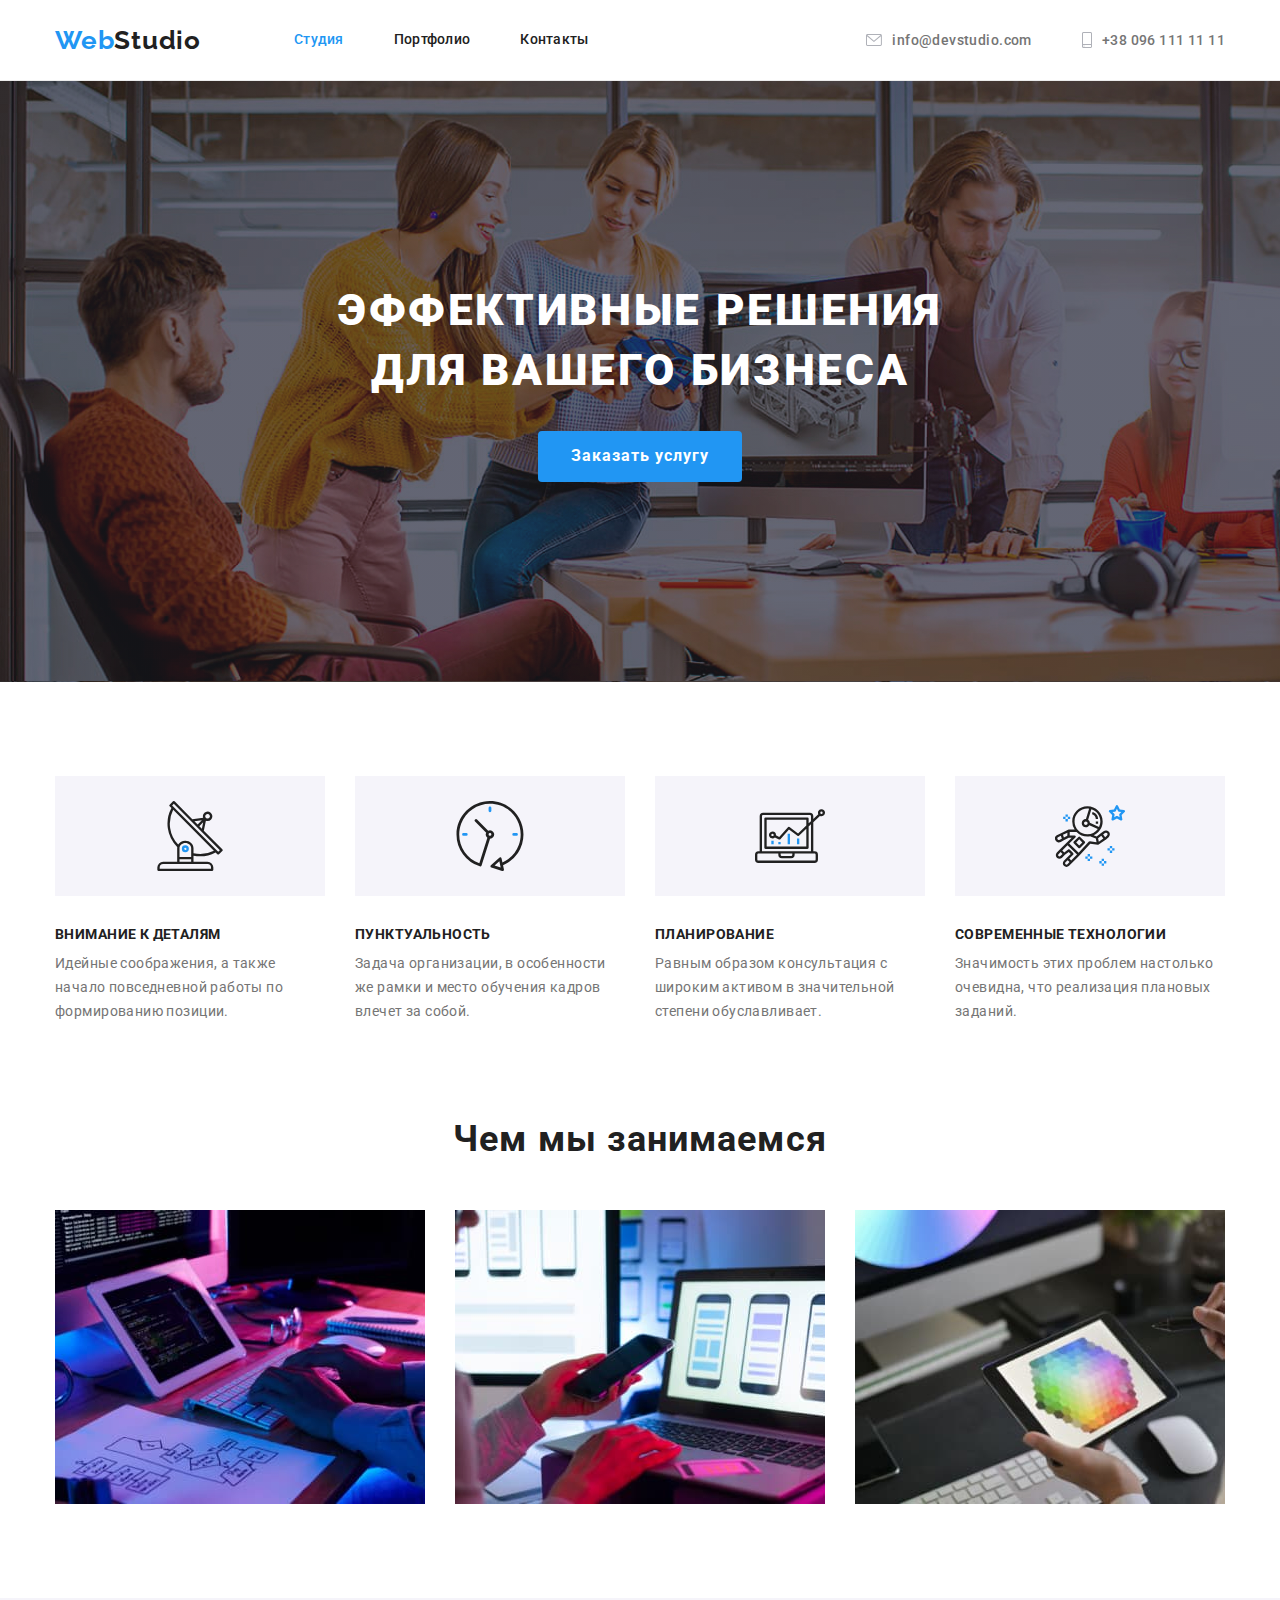
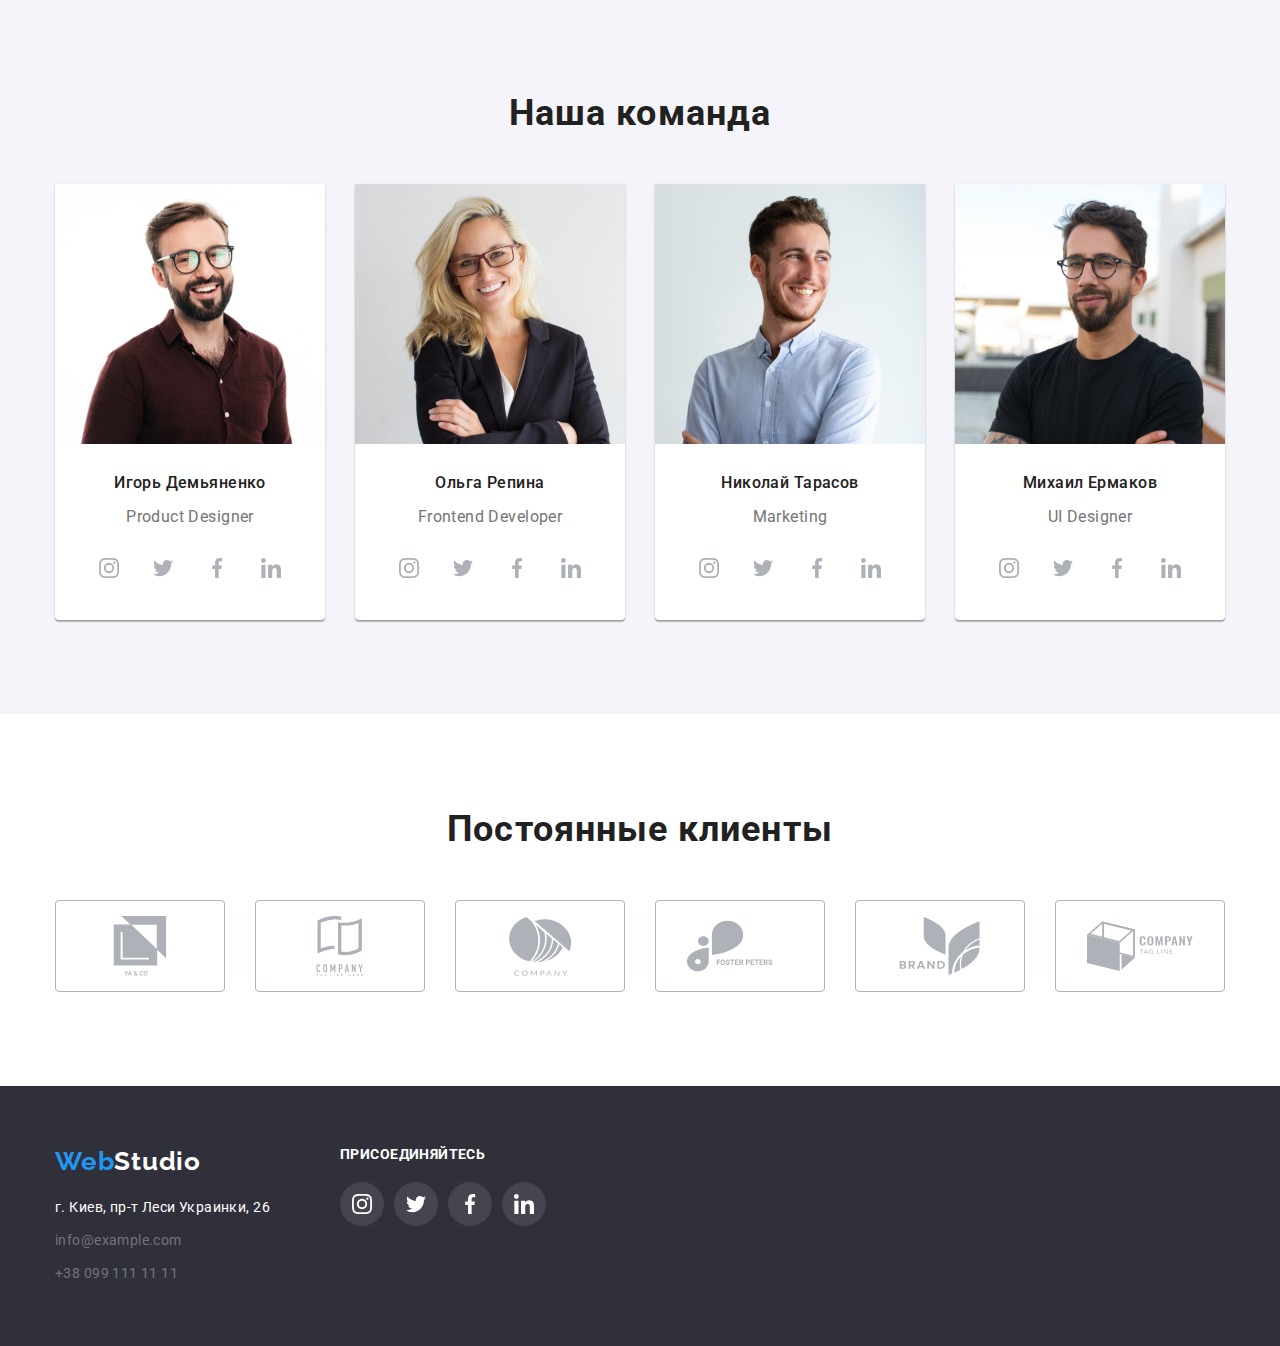
<file: index.html>
<!DOCTYPE html>
<html lang="ru">
  <head>
    <meta charset="UTF-8" />
    <meta http-equiv="X-UA-Compatible" content="IE=edge" />
    <meta name="viewport" content="width=device-width, initial-scale=1.0" />
    <!--==================== GOOGLE FONTS ====================-->
    <link rel="preconnect" href="https://fonts.googleapis.com" />
    <link rel="preconnect" href="https://fonts.gstatic.com" crossorigin />
    <link
      href="https://fonts.googleapis.com/css2?family=Raleway:wght@700&family=Roboto:ital,wght@0,500;0,700;0,900;1,400&display=swap"
      rel="stylesheet"
    />
    <link
      rel="stylesheet"
      href="https://cdnjs.cloudflare.com/ajax/libs/modern-normalize/1.1.0/modern-normalize.min.css"
    />
    <link rel="stylesheet" href="./css/styles.css" />
    <title>Main page</title>
  </head>
  <body>
    <!--==================== HEADER ====================-->

    <header class="header">
      <div class="container container-flex">
        <nav class="navigation">
          <a class="link logo logo-main" href="./index.html"
            ><span class="logo-accent">Web</span>Studio</a
          >
          <ul class="menu ul-reset">
            <li class="list-item menu-item">
              <a href="#" class="link menu-item-link active-link">Студия</a>
            </li>
            <li class="list-item menu-item">
              <a href="./portfolio.html" class="link menu-item-link">Портфолио</a>
            </li>
            <li class="list-item menu-item">
              <a href="#" class="link menu-item-link">Контакты</a>
            </li>
          </ul>
        </nav>
        <ul class="contacts-header ul-reset">
          <li class="list-item contacts-header-item">
            <a href="#" class="link contacts-header-link">
              <svg class="contacts-header-svg icon-envelope">
                <use href="./images/sprite.svg#icon-envelope"></use>
              </svg>
              <span>info@devstudio.com</span>
            </a>
          </li>
          <li class="list-item contacts-header-item">
            <a href="#" class="link contacts-header-link">
              <svg class="contacts-header-svg icon-smartphone">
                <use href="./images/sprite.svg#icon-smartphone"></use>
              </svg>
              <span>+38 096 111 11 11</span>
            </a>
          </li>
        </ul>
      </div>
    </header>

    <main>
      <!--==================== HERO ====================-->

      <section class="hero">
        <div class="container">
          <h1 class="hero-title">Эффективные решения для вашего бизнеса</h1>
          <button type="button" class="btn hero-btn">Заказать услугу</button>
        </div>
      </section>

      <!--==================== ADVANTAGES ====================-->

      <section class="section advantages">
        <div class="container">
          <h2 class="section-header visually-hidden">Наши преимущества</h2>
          <ul class="ul-reset advantages-list">
            <li class="advantages-item list-item attention-to-details">
              <div class="advantages-svg-container">
                <svg class="advantages-svg-icons">
                  <use href="./images/sprite.svg#icon-antenna"></use>
                </svg>
              </div>
              <h3 class="advantages-header">Внимание к деталям</h3>
              <p class="advantages-text-content">
                Идейные соображения, а также начало повседневной работы по формированию позиции.
              </p>
            </li>
            <li class="advantages-item list-item punctuality">
              <div class="advantages-svg-container">
                <svg class="advantages-svg-icons">
                  <use href="./images/sprite.svg#icon-clock"></use>
                </svg>
              </div>
              <h3 class="advantages-header">Пунктуальность</h3>
              <p class="advantages-text-content">
                Задача организации, в особенности же рамки и место обучения кадров влечет за собой.
              </p>
            </li>
            <li class="advantages-item list-item planning">
              <div class="advantages-svg-container">
                <svg class="advantages-svg-icons">
                  <use href="./images/sprite.svg#icon-diagram"></use>
                </svg>
              </div>
              <h3 class="advantages-header">Планирование</h3>
              <p class="advantages-text-content">
                Равным образом консультация с широким активом в значительной степени обуславливает.
              </p>
            </li>
            <li class="advantages-item list-item modern-technology">
              <div class="advantages-svg-container">
                <svg class="advantages-svg-icons attention-to-details-icon">
                  <use href="./images/sprite.svg#icon-astronaut"></use>
                </svg>
              </div>
              <h3 class="advantages-header">Современные технологии</h3>
              <p class="advantages-text-content">
                Значимость этих проблем настолько очевидна, что реализация плановых заданий.
              </p>
            </li>
          </ul>
        </div>
      </section>

      <!--==================== TASKS ====================-->

      <section class="section">
        <div class="container">
          <h2 class="section-header tasks-header">Чем мы занимаемся</h2>
          <ul class="ul-reset tasks-list">
            <li class="list-item tasks-item">
              <img
                src="./images/developer_works.jpg"
                width="370"
                height="294"
                alt="Программист работает за своим компьютером"
              />
            </li>
            <li class="list-item tasks-item">
              <img
                src="./images/designer_develops_design_for_smartphones.jpg"
                width="370"
                height="294"
                alt="Веб-дизайнер разрабатывает дизайн приложения для смартфона"
              />
            </li>
            <li class="list-item tasks-item">
              <img
                src="./images/designer_selects_colors.jpg"
                width="370"
                height="294"
                alt="Веб-дизайнер выбирает рабочие цвета"
              />
            </li>
          </ul>
        </div>
      </section>

      <!--==================== OUR TEAM ====================-->

      <section class="section team">
        <div class="container">
          <h2 class="section-header">Наша команда</h2>
          <ul class="ul-reset team-container">
            <li class="list-item team-card">
              <img
                src="./images/our_team_demyanenko.jpg"
                class="team-portrait"
                width="270"
                height="260"
                alt="Игорь Демьяненко, продакт дизайнер"
              />
              <div class="team-member-info">
                <h3 class="team-member-name">Игорь Демьяненко</h3>
                <p class="team-member-occupation">Product Designer</p>
                <ul class="ul-reset team-member-social">
                  <li class="list-item">
                    <a href="https://www.instagram.com" class="link team-member-social-item">
                      <svg class="social-media-icon">
                        <use href="./images/sprite.svg#icon-instagram"></use>
                      </svg>
                    </a>
                  </li>
                  <li class="list-item">
                    <a href="https://twitter.com/" class="link team-member-social-item">
                      <svg class="social-media-icon">
                        <use
                          href="./images/sprite.svg#icon-twitter"
                          class="link team-member-social-item"
                        ></use>
                      </svg>
                    </a>
                  </li>
                  <li class="list-item">
                    <a href="https://www.facebook.com/" class="link team-member-social-item">
                      <svg class="social-media-icon">
                        <use
                          href="./images/sprite.svg#icon-facebook"
                          class="link team-member-social-item"
                        ></use>
                      </svg>
                    </a>
                  </li>
                  <li class="list-item">
                    <a
                      href="https://www.linkedin.com/login/no"
                      class="link team-member-social-item"
                    >
                      <svg class="social-media-icon">
                        <use
                          href="./images/sprite.svg#icon-linkedin"
                          class="link team-member-social-item"
                        ></use>
                      </svg>
                    </a>
                  </li>
                </ul>
              </div>
            </li>
            <li class="list-item team-card">
              <img
                src="./images/our_team_repina.jpg"
                class="team-portrait"
                width="270"
                height="260"
                alt="Ольга Репина, фронт-энд разработчик"
              />
              <div class="team-member-info">
                <h3 class="team-member-name">Ольга Репина</h3>
                <p class="team-member-occupation">Frontend Developer</p>
                <ul class="ul-reset team-member-social">
                  <li class="list-item">
                    <a href="https://www.instagram.com" class="link team-member-social-item">
                      <svg class="social-media-icon">
                        <use href="./images/sprite.svg#icon-instagram"></use>
                      </svg>
                    </a>
                  </li>
                  <li class="list-item">
                    <a href="https://twitter.com/" class="link team-member-social-item">
                      <svg class="social-media-icon">
                        <use
                          href="./images/sprite.svg#icon-twitter"
                          class="link team-member-social-item"
                        ></use>
                      </svg>
                    </a>
                  </li>
                  <li class="list-item">
                    <a href="https://www.facebook.com/" class="link team-member-social-item">
                      <svg class="social-media-icon">
                        <use
                          href="./images/sprite.svg#icon-facebook"
                          class="link team-member-social-item"
                        ></use>
                      </svg>
                    </a>
                  </li>
                  <li class="list-item">
                    <a
                      href="https://www.linkedin.com/login/no"
                      class="link team-member-social-item"
                    >
                      <svg class="social-media-icon">
                        <use
                          href="./images/sprite.svg#icon-linkedin"
                          class="link team-member-social-item"
                        ></use>
                      </svg>
                    </a>
                  </li>
                </ul>
              </div>
            </li>
            <li class="list-item team-card">
              <img
                src="./images/our_team_tarasov.jpg"
                class="team-portrait"
                width="270"
                height="260"
                alt="Николай Тарасов, маркетинг"
              />
              <div class="team-member-info">
                <h3 class="team-member-name">Николай Тарасов</h3>
                <p class="team-member-occupation">Marketing</p>
                <ul class="ul-reset team-member-social">
                  <li class="list-item">
                    <a href="https://www.instagram.com" class="link team-member-social-item">
                      <svg class="social-media-icon">
                        <use href="./images/sprite.svg#icon-instagram"></use>
                      </svg>
                    </a>
                  </li>
                  <li class="list-item">
                    <a href="https://twitter.com/" class="link team-member-social-item">
                      <svg class="social-media-icon">
                        <use
                          href="./images/sprite.svg#icon-twitter"
                          class="link team-member-social-item"
                        ></use>
                      </svg>
                    </a>
                  </li>
                  <li class="list-item">
                    <a href="https://www.facebook.com/" class="link team-member-social-item">
                      <svg class="social-media-icon">
                        <use
                          href="./images/sprite.svg#icon-facebook"
                          class="link team-member-social-item"
                        ></use>
                      </svg>
                    </a>
                  </li>
                  <li class="list-item">
                    <a
                      href="https://www.linkedin.com/login/no"
                      class="link team-member-social-item"
                    >
                      <svg class="social-media-icon">
                        <use
                          href="./images/sprite.svg#icon-linkedin"
                          class="link team-member-social-item"
                        ></use>
                      </svg>
                    </a>
                  </li>
                </ul>
              </div>
            </li>
            <li class="list-item team-card">
              <img
                src="./images/our_team_yermakov.jpg"
                class="team-portrait"
                width="270"
                height="260"
                alt="Михаил Ермаков, UI дизайнер "
              />
              <div class="team-member-info">
                <h3 class="team-member-name">Михаил Ермаков</h3>
                <p class="team-member-occupation">UI Designer</p>
                <ul class="ul-reset team-member-social">
                  <li class="list-item">
                    <a href="https://www.instagram.com" class="link team-member-social-item">
                      <svg class="social-media-icon">
                        <use href="./images/sprite.svg#icon-instagram"></use>
                      </svg>
                    </a>
                  </li>
                  <li class="list-item">
                    <a href="https://twitter.com/" class="link team-member-social-item">
                      <svg class="social-media-icon">
                        <use
                          href="./images/sprite.svg#icon-twitter"
                          class="link team-member-social-item"
                        ></use>
                      </svg>
                    </a>
                  </li>
                  <li class="list-item">
                    <a href="https://www.facebook.com/" class="link team-member-social-item">
                      <svg class="social-media-icon">
                        <use
                          href="./images/sprite.svg#icon-facebook"
                          class="link team-member-social-item"
                        ></use>
                      </svg>
                    </a>
                  </li>
                  <li class="list-item">
                    <a
                      href="https://www.linkedin.com/login/no"
                      class="link team-member-social-item"
                    >
                      <svg class="social-media-icon">
                        <use
                          href="./images/sprite.svg#icon-linkedin"
                          class="link team-member-social-item"
                        ></use>
                      </svg>
                    </a>
                  </li>
                </ul>
              </div>
            </li>
          </ul>
        </div>
      </section>

      <!--==================== CLIENTS ====================-->

      <section class="section clients">
        <div class="container">
          <h2 class="section-header">Постоянные клиенты</h2>
          <ul class="ul-reset clients-item-list">
            <li class="list-item clients-item">
              <a href="" class="link clients-link">
                <svg class="clients-logo">
                  <use href="./images/sprite.svg#icon-clients-logo-1"></use>
                </svg>
              </a>
            </li>
            <li class="list-item clients-item">
              <a href="" class="link clients-link">
                <svg class="clients-logo">
                  <use href="./images/sprite.svg#icon-clients-logo-2"></use>
                </svg>
              </a>
            </li>
            <li class="list-item clients-item">
              <a href="" class="link clients-link">
                <svg class="clients-logo">
                  <use href="./images/sprite.svg#icon-clients-logo-3"></use>
                </svg>
              </a>
            </li>
            <li class="list-item clients-item">
              <a href="" class="link clients-link">
                <svg class="clients-logo">
                  <use href="./images/sprite.svg#icon-clients-logo-4"></use>
                </svg>
              </a>
            </li>
            <li class="list-item clients-item">
              <a href="" class="link clients-link">
                <svg class="clients-logo">
                  <use href="./images/sprite.svg#icon-clients-logo-5"></use>
                </svg>
              </a>
            </li>
            <li class="list-item clients-item">
              <a href="" class="link clients-link">
                <svg class="clients-logo">
                  <use href="./images/sprite.svg#icon-clients-logo-6"></use>
                </svg>
              </a>
            </li>
          </ul>
        </div>
      </section>
    </main>

    <!--==================== FOOTER ====================-->

    <footer class="main-footer">
      <div class="container container-flex">
        <div class="address-holder">
          <a href="./index.html" class="link logo logo-reverse"
            ><span class="logo-accent">Web</span>Studio</a
          >
          <address class="contact-address">
            <a
              href="https://goo.gl/maps/qn2ygEqjheVna8wr9"
              class="link contact-address-item street-address"
              >г. Киев, пр-т Леси Украинки, 26
            </a>
            <a href="#" class="link contact-address-item email-footer">info@example.com </a>
            <a href="#" class="link contact-address-item phone-footer">+38 099 111 11 11</a>
          </address>
        </div>
        <div class="join">
          <p class="join-motto">присоединяйтесь</p>
          <ul class="ul-reset footer-social-media">
            <li class="list-item footer-social-items">
              <a href="" class="link footer-social-links-item">
                <svg class="social-links-icon">
                  <use href="./images/sprite.svg#icon-instagram"></use>
                </svg>
              </a>
            </li>
            <li class="list-item footer-social-items">
              <a href="" class="link footer-social-links-item">
                <svg class="social-links-icon">
                  <use href="./images/sprite.svg#icon-twitter"></use>
                </svg>
              </a>
            </li>
            <li class="list-item footer-social-items">
              <a href="" class="link footer-social-links-item">
                <svg class="social-links-icon">
                  <use href="./images/sprite.svg#icon-facebook"></use>
                </svg>
              </a>
            </li>
            <li class="list-item footer-social-items">
              <a href="" class="link footer-social-links-item">
                <svg class="social-links-icon">
                  <use href="./images/sprite.svg#icon-linkedin"></use>
                </svg>
              </a>
            </li>
          </ul>
        </div>
      </div>
    </footer>
  </body>
</html>
</file>
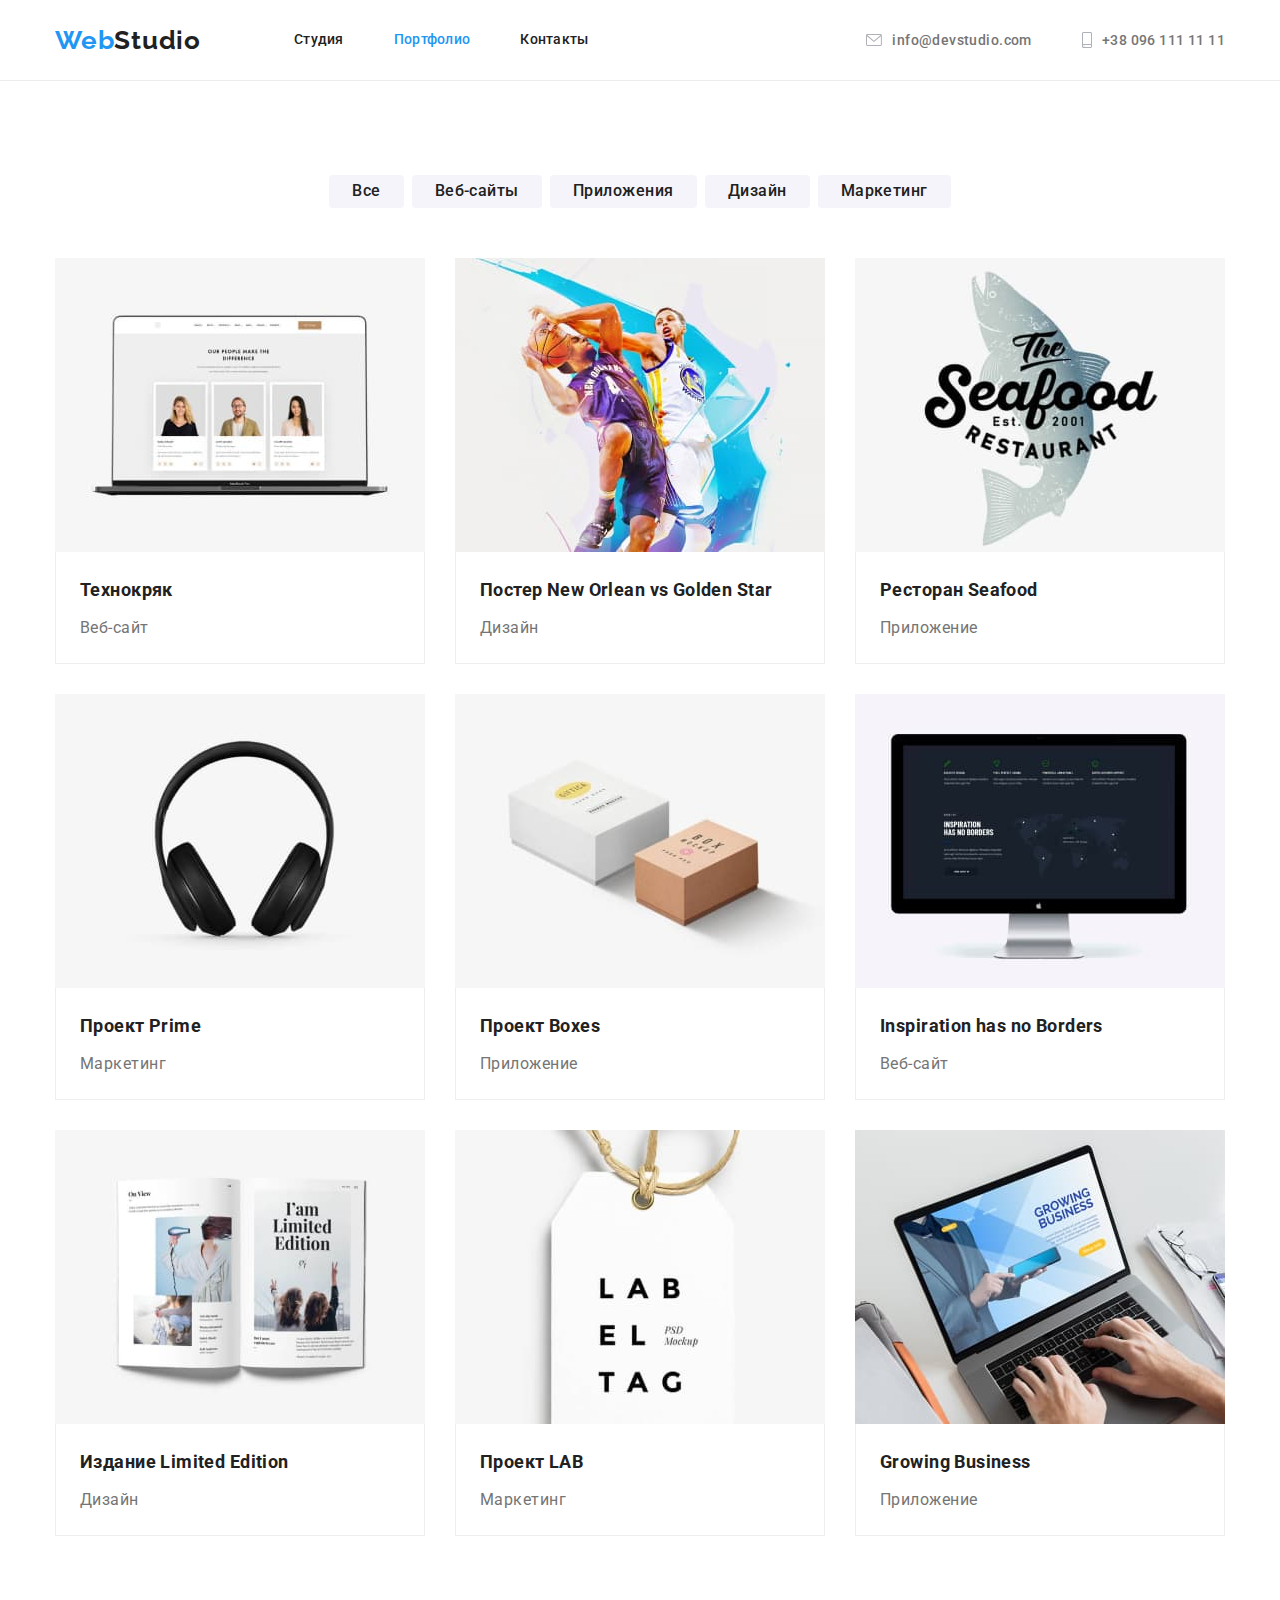
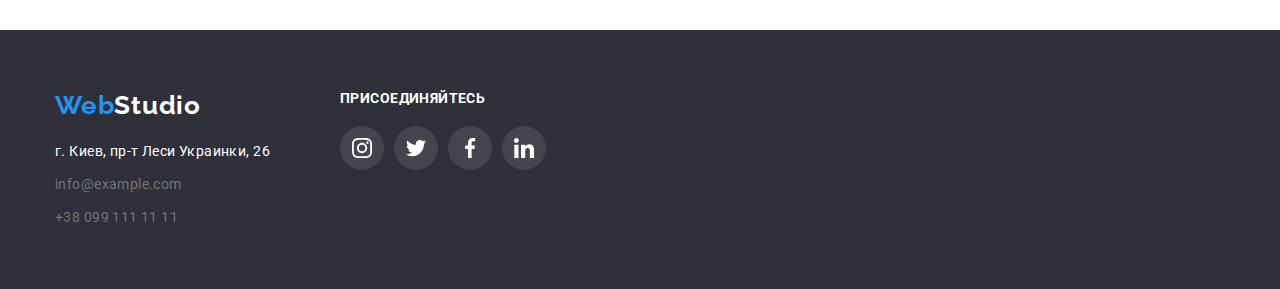
<file: portfolio.html>
<!DOCTYPE html>
<html lang="ru">
  <head>
    <meta charset="UTF-8" />
    <meta http-equiv="X-UA-Compatible" content="IE=edge" />
    <meta name="viewport" content="width=device-width, initial-scale=1.0" />
    <!--==================== GOOGLE FONTS ====================-->
    <link rel="preconnect" href="https://fonts.googleapis.com" />
    <link rel="preconnect" href="https://fonts.gstatic.com" crossorigin />
    <link
      href="https://fonts.googleapis.com/css2?family=Raleway:wght@700&family=Roboto:ital,wght@0,500;0,700;0,900;1,400&display=swap"
      rel="stylesheet"
    />
    <link
      rel="stylesheet"
      href="https://cdnjs.cloudflare.com/ajax/libs/modern-normalize/1.1.0/modern-normalize.min.css"
    />
    <link rel="stylesheet" href="./css/styles.css" />
    <title>Portfolio</title>
  </head>
  <body>
    <!--==================== HEADER ====================-->

    <header class="header">
      <div class="container container-flex">
        <nav class="navigation">
          <a class="link logo logo-main" href="./index.html"
            ><span class="logo-accent">Web</span>Studio</a
          >
          <ul class="menu ul-reset">
            <li class="list-item menu-item">
              <a href="./index.html" class="link menu-item-link">Студия</a>
            </li>
            <li class="list-item menu-item">
              <a href="" class="link menu-item-link active-link">Портфолио</a>
            </li>
            <li class="list-item menu-item">
              <a href="#" class="link menu-item-link">Контакты</a>
            </li>
          </ul>
        </nav>
        <ul class="contacts-header ul-reset">
          <li class="list-item contacts-header-item">
            <a href="#" class="link contacts-header-link">
              <svg class="contacts-header-svg icon-envelope">
                <use href="./images/sprite.svg#icon-envelope"></use>
              </svg>
              <span>info@devstudio.com</span>
            </a>
          </li>
          <li class="list-item contacts-header-item">
            <a href="#" class="link contacts-header-link">
              <svg class="contacts-header-svg icon-smartphone">
                <use href="./images/sprite.svg#icon-smartphone"></use>
              </svg>
              <span>+38 096 111 11 11</span>
            </a>
          </li>
        </ul>
      </div>
    </header>

    <!--==================== MAIN ====================-->

    <main>
      <section class="section">
        <div class="container">
          <h1 class="main-heading visually-hidden">Наши работы</h1>
          <ul class="filter ul-reset">
            <li class="list-item filter-item">
              <button type="button" class="btn btn-secondary btn-portfolio">Все</button>
            </li>
            <li class="list-item filter-item">
              <button type="button" class="btn btn-secondary btn-portfolio">Веб-сайты</button>
            </li>
            <li class="list-item filter-item">
              <button type="button" class="btn btn-secondary btn-portfolio">Приложения</button>
            </li>
            <li class="list-item filter-item">
              <button type="button" class="btn btn-secondary btn-portfolio">Дизайн</button>
            </li>
            <li class="list-item filter-item">
              <button type="button" class="btn btn-secondary btn-portfolio">Маркетинг</button>
            </li>
          </ul>
          <ul class="portfolio ul-reset">
            <li class="list-item portfolio-item">
              <a href="" class="link portfolio-item-link">
                <img
                  src="./images/portfolio/techno.jpg"
                  class="portfolio-item-img"
                  width="370"
                  height="294"
                  alt="Ноутбук с открытым веб-сайтом"
                />
                <div class="portfolio-item-info">
                  <h2 class="portfolio-item-header">Технокряк</h2>
                  <p class="portfolio-item-category">Веб-сайт</p>
                </div>
                <!-- <p class="portfolio-item-description">
                  Технокряк это современная площадка распространения коронавируса. Компании используют
                  эту платформу для цифрового шпионажа и атак на защищённые сервера конкурентов.
                </p> -->
              </a>
            </li>
            <li class="list-item portfolio-item">
              <a href="" class="link portfolio-item-link">
                <img
                  src="./images/portfolio/new_orlean_vs_golden_star.jpg"
                  class="portfolio-item-img"
                  width="370"
                  height="294"
                  alt="Постер два человека играют в баскетбол"
                />
                <div class="portfolio-item-info">
                  <h2 class="portfolio-item-header">Постер New Orlean vs Golden Star</h2>
                  <p class="portfolio-item-category">Дизайн</p>
                </div>
                <!-- <p class="portfolio-item-description">
                  Технокряк это современная площадка распространения коронавируса. Компании используют
                  эту платформу для цифрового шпионажа и атак на защищённые сервера конкурентов.
                </p> -->
              </a>
            </li>
            <li class="list-item portfolio-item">
              <a href="" class="link portfolio-item-link">
                <img
                  src="./images/portfolio/seafood_restaurant.jpg"
                  class="portfolio-item-img"
                  width="370"
                  height="294"
                  alt="Логотип ресторана Seafood"
                />
                <div class="portfolio-item-info">
                  <h2 class="portfolio-item-header">Ресторан Seafood</h2>
                  <p class="portfolio-item-category">Приложение</p>
                </div>
                <!-- <p class="portfolio-item-description">
                  Технокряк это современная площадка распространения коронавируса. Компании используют
                  эту платформу для цифрового шпионажа и атак на защищённые сервера конкурентов.
                </p> -->
              </a>
            </li>
            <li class="list-item portfolio-item">
              <a href="" class="link portfolio-item-link">
                <img
                  src="./images/portfolio/project_prime.jpg"
                  class="portfolio-item-img"
                  width="370"
                  height="294"
                  alt="Чёрные наушники"
                />
                <div class="portfolio-item-info">
                  <h2 class="portfolio-item-header">Проект Prime</h2>
                  <p class="portfolio-item-category">Маркетинг</p>
                </div>
                <!-- <p class="portfolio-item-description">
                  Технокряк это современная площадка распространения коронавируса. Компании используют
                  эту платформу для цифрового шпионажа и атак на защищённые сервера конкурентов.
                </p> -->
              </a>
            </li>
            <li class="list-item portfolio-item">
              <a href="" class="link portfolio-item-link">
                <img
                  src="./images/portfolio/project_boxes.jpg"
                  class="portfolio-item-img"
                  width="370"
                  height="294"
                  alt="Две коробки, белая и коричневая"
                />
                <div class="portfolio-item-info">
                  <h2 class="portfolio-item-header">Проект Boxes</h2>
                  <p class="portfolio-item-category">Приложение</p>
                </div>
                <!-- <p class="portfolio-item-description">
                  Технокряк это современная площадка распространения коронавируса. Компании используют
                  эту платформу для цифрового шпионажа и атак на защищённые сервера конкурентов.
                </p> -->
              </a>
            </li>
            <li class="list-item portfolio-item">
              <a href="" class="link portfolio-item-link">
                <img
                  src="./images/portfolio/inspiration_has_no_borders.jpg"
                  class="portfolio-item-img"
                  width="370"
                  height="294"
                  alt="Монитор компьютера с открытым сайтом"
                />
                <div class="portfolio-item-info">
                  <h2 class="portfolio-item-header">Inspiration has no Borders</h2>
                  <p class="portfolio-item-category">Веб-сайт</p>
                </div>
                <!-- <p class="portfolio-item-description">
                  Технокряк это современная площадка распространения коронавируса. Компании используют
                  эту платформу для цифрового шпионажа и атак на защищённые сервера конкурентов.
                </p> -->
              </a>
            </li>
            <li class="list-item portfolio-item">
              <a href="" class="link portfolio-item-link">
                <img
                  src="./images/portfolio/limited_edition.jpg"
                  class="portfolio-item-img"
                  width="370"
                  height="294"
                  alt="Открытый журнал"
                />
                <div class="portfolio-item-info">
                  <h2 class="portfolio-item-header">Издание Limited Edition</h2>
                  <p class="portfolio-item-category">Дизайн</p>
                </div>
                <!-- <p class="portfolio-item-description">
                  Технокряк это современная площадка распространения коронавируса. Компании используют
                  эту платформу для цифрового шпионажа и атак на защищённые сервера конкурентов.
                </p> -->
              </a>
            </li>
            <li class="list-item portfolio-item">
              <a href="" class="link portfolio-item-link">
                <img
                  src="./images/portfolio/project_lab.jpg"
                  class="portfolio-item-img"
                  width="370"
                  height="294"
                  alt="Белый лейбл с чёрной надписью"
                />
                <div class="portfolio-item-info">
                  <h2 class="portfolio-item-header">Проект LAB</h2>
                  <p class="portfolio-item-category">Маркетинг</p>
                </div>
                <!-- <p class="portfolio-item-description">
                  Технокряк это современная площадка распространения коронавируса. Компании используют
                  эту платформу для цифрового шпионажа и атак на защищённые сервера конкурентов.
                </p> -->
              </a>
            </li>
            <li class="list-item portfolio-item">
              <a href="" class="link portfolio-item-link">
                <img
                  src="./images/portfolio/growing_business.jpg"
                  class="portfolio-item-img"
                  width="370"
                  height="294"
                  alt="Работа за ноутбуком"
                />
                <div class="portfolio-item-info">
                  <h2 class="portfolio-item-header">Growing Business</h2>
                  <p class="portfolio-item-category">Приложение</p>
                </div>
                <!-- <p class="portfolio-item-description">
                  Технокряк это современная площадка распространения коронавируса. Компании используют
                  эту платформу для цифрового шпионажа и атак на защищённые сервера конкурентов.
                </p> -->
              </a>
            </li>
          </ul>
        </div>
      </section>
    </main>

    <!--==================== FOOTER ====================-->

    <footer class="main-footer">
      <div class="container container-flex">
        <div class="address-holder">
          <a href="./index.html" class="link logo logo-reverse"
            ><span class="logo-accent">Web</span>Studio</a
          >
          <address class="contact-address">
            <a
              href="https://goo.gl/maps/qn2ygEqjheVna8wr9"
              class="link contact-address-item street-address"
              >г. Киев, пр-т Леси Украинки, 26
            </a>
            <a href="#" class="link contact-address-item email-footer">info@example.com </a>
            <a href="#" class="link contact-address-item phone-footer">+38 099 111 11 11</a>
          </address>
        </div>
        <div class="join">
          <p class="join-motto">присоединяйтесь</p>
          <ul class="ul-reset footer-social-media">
            <li class="list-item footer-social-items">
              <a href="" class="link footer-social-links-item">
                <svg class="social-links-icon">
                  <use href="./images/sprite.svg#icon-instagram"></use>
                </svg>
              </a>
            </li>
            <li class="list-item footer-social-items">
              <a href="" class="link footer-social-links-item">
                <svg class="social-links-icon">
                  <use href="./images/sprite.svg#icon-twitter"></use>
                </svg>
              </a>
            </li>
            <li class="list-item footer-social-items">
              <a href="" class="link footer-social-links-item">
                <svg class="social-links-icon">
                  <use href="./images/sprite.svg#icon-facebook"></use>
                </svg>
              </a>
            </li>
            <li class="list-item footer-social-items">
              <a href="" class="link footer-social-links-item">
                <svg class="social-links-icon">
                  <use href="./images/sprite.svg#icon-linkedin"></use>
                </svg>
              </a>
            </li>
          </ul>
        </div>
      </div>
    </footer>
  </body>
</html>
</file>
<file: css/styles.css>
:root{
    --primary-text-color: #757575;
    --secondary-text-color: #212121;
    --accent-color: #2196F3;
    --accent-color-hover: #188CE8;
    --white-color: #ffffff;
    --white-semitransparent: rgba(255, 255, 255, 0,6);
    --background-color-primary: #ffffff;
    --background-color-secondary: #F5F4FA;
    --background-tertiary: #2F303A;
    --header-border-bottom-color: #ECECEC;
    --card-border-color: #eeeeee;
    --svg-icons-grey: #AFB1B8;
    --advantages-icons-background: #F5F4FA;

    --font-raleway: 'Raleway', sans-serif;
    --font-roboto: 'Roboto', sans-serif;
}

/* =========================== MAIN PAGE =========================== */

body{
    background-color: var(--background-color-primary);
    color: var(--primary-text-color);
    font-family: var(--font-roboto);
    font-size:14px;
    line-height: 1.7;
    letter-spacing: 0.03em;
}
.header{
    border-bottom: 1px solid var(--header-border-bottom-color);
}
.container{
    width:1200px;
    margin: 0 auto;
    padding: 0 15px;
}
.container-flex{
    display: flex;
    align-content: baseline;
}
.navigation{
    display: flex;
    align-items: center;
}
.ul-reset{
    display: flex;
    margin: 0;
    padding: 0;
}
.list-item {
    list-style: none;
}
img{
    display: block;
}
h1, h2, h3, p{
    margin:0;
}
.link{
    text-decoration:none;
}
.visually-hidden {
    position: absolute;
    width: 1px;
    height: 1px;
    margin: -1px;
    border: 0;
    padding: 0;
  
    white-space: nowrap;
    clip-path: inset(100%);
    clip: rect(0 0 0 0);
    overflow: hidden;
}
.link:hover,
.link:focus{
    color: var(--accent-color);
}

.logo{
    margin-right:93px;

    font-family: var(--font-raleway);
    font-size:26px;
    font-weight: 700;
    line-height: 1.17;
    letter-spacing: 0.03em;
}
.logo-main{
    color: var(--secondary-text-color);
}
.logo-main:hover,
.logo-main:focus{
    color: initial;
}
.logo-accent{
    color: var(--accent-color);
}
.menu-item:first-child,
.menu-item:nth-child(2){
    margin-right:50px;
}
.menu-item-link {
    display: block;
    color: var(--secondary-text-color);
    font-size:14px;
    font-weight: 500;
    line-height: 1.14;
    letter-spacing: 0.02em;
    padding: 32px 0;
}
.contacts-header{
    margin-left:auto;
}
.contacts-header-link{
    display: block;
    color: var(--primary-text-color);
    font-weight: 500;
    line-height: 1.17;
    padding: 32px 0;
}
.contacts-header-link{
    display: flex;
    align-items: center;
    color: var(--primary-text-color);
    font-weight: 500;
    line-height: 1.17;
    padding: 32px 0;
}
.contacts-header-link:hover .contacts-header-svg,
.contacts-header-link:focus .contacts-header-svg{
    fill: var(--accent-color);
}

.contacts-header-item:first-child{
    margin-right:50px;
}
.contacts-header-svg{
    display:flex;
    fill: var(--svg-icons-grey);
    margin-right: 10px;
}

.icon-envelope{
    width: 16px;
    height: 12px;
}
.icon-smartphone{
    width:10px;
    height: 16px;
}

/* =========================== HERO =========================== */


.hero{
    padding: 200px 0; 
    max-width:1600px;
    margin: 0 auto;
    background: linear-gradient(to right, rgba(47, 48, 58, 0.4), rgba(47, 48, 58, 0.4)), url("../images/hero-background.jpg");
    background-color: #C4C4C4;
}

.hero-title{
    margin: 0 auto 30px;
    max-width:696px;

    color:var(--white-color);
    font-size:44px;
    font-weight: 900;
    line-height: 1.36;
    text-align: center;
    text-transform: uppercase;
    letter-spacing: 0.06em;
}

.section-header{
    margin-bottom: 50px;

    color: var(--secondary-text-color);
    font-size: 36px;
    font-weight:700;
    letter-spacing: 0.03em;
    line-height:1.17;
    text-align: center;
}
.btn{
    border: 1px transparent solid;
    border-radius: 4px;
    padding: 6px 22px;

    font-family: var(--font-roboto);
    font-weight: 500;
    font-size:16px;
    line-height:1.16;
    text-align: center;
    letter-spacing:0.03em;
}
.btn:hover{
    cursor:pointer;
}
.btn:hover,
.btn:focus{
    background-color: var(--accent-color-hover);
    color: var(--white-color);
}
.hero-btn{
    display: block;
    margin: 0 auto;
    padding: 10px 32px;
    background-color: var(--accent-color);
    color: var(--white-color);
    font-family: var(--font-roboto);
    font-weight: 700;
    line-height:1.8;
    letter-spacing: 0.06em;
}

/* =========================== ADVANTAGES =========================== */

.section{
    padding: 94px 0;
}
.advantages{
    padding-bottom:0;
}
.advantages-header{
    margin-bottom: 10px;

    color: var(--secondary-text-color);
    font-weight:700;
    text-align: left;
    text-transform: uppercase;
    letter-spacing: 0.03em;
    line-height:1.17;
    font-size: 14px;
}
.advantages-item{
    width: 270px;
}
.advantages-item:not(:nth-child(4n + 4)){
    margin-right: 30px;
}
.advantages-item:not(:nth-child(-n + 4)){
    margin-top: 30px;
}
.advantages-list{
    flex-wrap: wrap;
}
/* WITH PSEUDOELEMENTS */
/* .advantages-item::before{
    display: block;
    content: "";
    height: 120px;
    width:270p;
    background-color:var(--advantages-icons-background);
    background-repeat: no-repeat;
    background-position: center;
    margin-bottom: 30px;
    border-radius: 4px;
}
.attention-to-details::before{
    background-image: url("../images/icons-svg/antenna.svg");
}
.punctuality::before{
    background-image: url("../images/icons-svg/clock.svg");
}
.planning::before{
    background-image: url("../images/icons-svg/diagram.svg");
}
.modern-technology::before{
    background-image: url("../images/icons-svg/astronaut.svg");
} */
.advantages-svg-container{
    display: flex;
    justify-content: center;
    align-items: center;
    width: 270px;
    height: 120px;
    background-color:#F5F4FA; 
    margin-bottom: 30px;
}
.advantages-svg-icons{
    width: 70px;
    height: 70px;
}

/* =========================== TASKS =========================== */
.tasks-list{
    display: flex;
    flex-wrap: wrap;
    margin-top: -30px;
    margin-left: -30px;
}
.tasks-item{
    flex-basis: calc((100% - 90px )/ 3);
    margin-left: 30px;
    margin-top: 30px;
}
/* =========================== OUR TEAM =========================== */
.team{
    background-color: var(--background-color-secondary);
}
.team-container{
    display: flex;
    flex-wrap: wrap;
    margin-top: -30px;
    margin-left: -30px;
}
.team-card{
    /* width: 270px; */
    flex-basis: calc((100% - 120px) / 4);
    margin-left: 30px;
    margin-top: 30px;
    background-color: var(--background-color-primary);
    box-shadow: 0px 1px 3px rgba(0, 0, 0, 0.12), 0px 1px 1px rgba(46, 16, 16, 0.14), 0px 2px 1px rgba(0, 0, 0, 0.2);
    border-radius: 0px 0px 4px 4px;

}
/* .team-card:not(:last-child){
    margin-right:30px;
} */

.team-member-info{
    padding: 30px 32px;
    text-align: center;
}

.team-member-name{
    margin-bottom: 10px;

    font-weight: 500;
    font-size: 16px;
    line-height: 1.17em;
    color: var(--secondary-text-color);
}
.team-member-occupation{
    margin:0 0 16px 0;
    font-size:16px;
}
.team-member-social{
    display:flex;
    justify-content: space-between;
}
.team-member-social-item{
    display: flex;
    justify-content: center;
    align-items: center;
    height:44px;
    width:44px;
    background: transparent;
    border-radius: 50%;
}
.team-member-social-item:hover,
.team-member-social-item:focus{
    background-color: var(--accent-color);
}

.team-member-social-item:hover .social-media-icon,
.team-member-social-item:focus .social-media-icon{
    fill: var(--white-color);
}
.social-media-icon{
    width: 20px; 
    height: 20px;
    fill: var(--svg-icons-grey);
}
/* =========================== OUR CLIENTS =========================== */
.clients-item-list{
    display: flex;
    flex-wrap: wrap;
}
.clients-link{
    display: flex;
    width:170px;
    height: 92px;
    flex-wrap:wrap;
    justify-content: center;
    align-items: center;
    width:170px;
    height: 92px;
    border: 1px solid var(--svg-icons-grey);
    border-radius: 4px;
}
.clients-link:hover,
.clients-link:focus{
    cursor: pointer;
    border-color: var(--accent-color);
    outline-color: var(--accent-color);
}
.clients-link:hover .clients-logo,
.clients-link:focus .clients-logo{
    fill: var(--accent-color);
}
.clients-item:not(:last-child){
    margin-right: 30px;
}
.clients-logo{
    width: 106px;
    height: 60px;
    fill: var(--svg-icons-grey);
}


/* =========================== MAIN FOOTER =========================== */
footer {
    padding: 200px 0;
    background-color: var(--background-tertiary);
}

.main-footer{
    padding: 60px 0;
}
.logo-reverse{
    display: block;
    margin: 0 0 20px 0;
    color: var(--white-color);
}
.logo-reverse:hover,
.logo-reverse:focus{
    color: var(--white-color);
}
.contact-address{
    font-style: normal;
}
.contact-address-item{
    display: block;
}
.contact-address-item:not(:last-child){
    margin-bottom: 9px;
}
.street-address{ 
    color: var(--white-color);
}
.email-footer,
.phone-footer{
    color: var(--white-semitransparent);
}
.email-footer{
    margin-bottom: 9px;
}
.address-holder{
    margin-right: 70px;
}
.join-motto{
    text-transform:uppercase;
    color: var(--white-color);
    font-weight: 700;
    line-height: 1.17;
    margin-bottom: 20px;
}
.footer-social-media{
    display: flex;
}
.footer-social-links-item{
    display: flex;
    align-items: center;
    justify-content: center;
    width: 44px;
    height: 44px;
    background-color: rgba(255, 255, 255, 0.1);
    border-radius: 50%;
}
.footer-social-items:not(:last-child){
    margin-right: 10px;
}
.footer-social-links-item:hover,
.footer-social-links-item:focus{
    background-color: var(--accent-color);
}
.social-links-icon{
    fill: var(--white-color);
    width: 20px;
    height: 20px;
}
/* =========================== PORTFOLIO =========================== */

.portfolio-item-header{
    color: var(--secondary-text-color);
    font-size:18px;
    line-height:2;
    text-align: left;
}
.main-heading{
    text-align: center;
}
.filter{
    justify-content:center;
    margin-bottom:50px;
}
.filter-item:not(:last-child){
    margin-right:8px;
}
.portfolio{
    flex-wrap:wrap;
}
.portfolio-item{
    width: 370px;
}
.portfolio-item:not(:nth-child(-n + 3)){
    margin-top: 30px;
}
.portfolio-item:not(:nth-child(3n + 3)){
    margin-right: 30px;
}
.portfolio-item-link{
    display: block;
}
.portfolio-item-link:hover,
.portfolio-item-link:focus{
    box-shadow: 0px 1px 1px rgba(0, 0, 0, 0.12), 0px 4px 4px rgba(0, 0, 0, 0.06), 1px 4px 6px rgba(0, 0, 0, 0.16);
}
.portfolio-item-img{
    display: block;
}
.portfolio-item-info{
    padding: 20px 24px;
    border-right: 1px solid #eeeeee;
    border-bottom: 1px solid #eeeeee;
    border-left: 1px solid #eeeeee;
}
.portfolio-item-header{
    margin:0 0 5px 0;
}
.portfolio-item-category{
    margin:0;
    color: var(--primary-text-color);
    font-size:16px;
    letter-spacing: 0.03em;
    line-height: 1.87em;
}
/* .portfolio-item-description{
    color: var(--white-color);
    background-color: var(--accent-color);
} */
.btn-secondary{
    background-color:var(--background-color-secondary);
    color: var(--secondary-text-color);
}
.btn-portfolio:hover,
.btn-portfolio:focus{
    box-shadow: 0px 3px 1px rgba(0, 0, 0, 0.1), 0px 1px 2px rgba(0, 0, 0, 0.08), 0px 2px 2px rgba(0, 0, 0, 0.12);
}
/* .btn-active{
    background-color: var(--accent-color);
    color: var(--white-color);
} */
.active-link{
    color: var(--accent-color);
}
</file>
